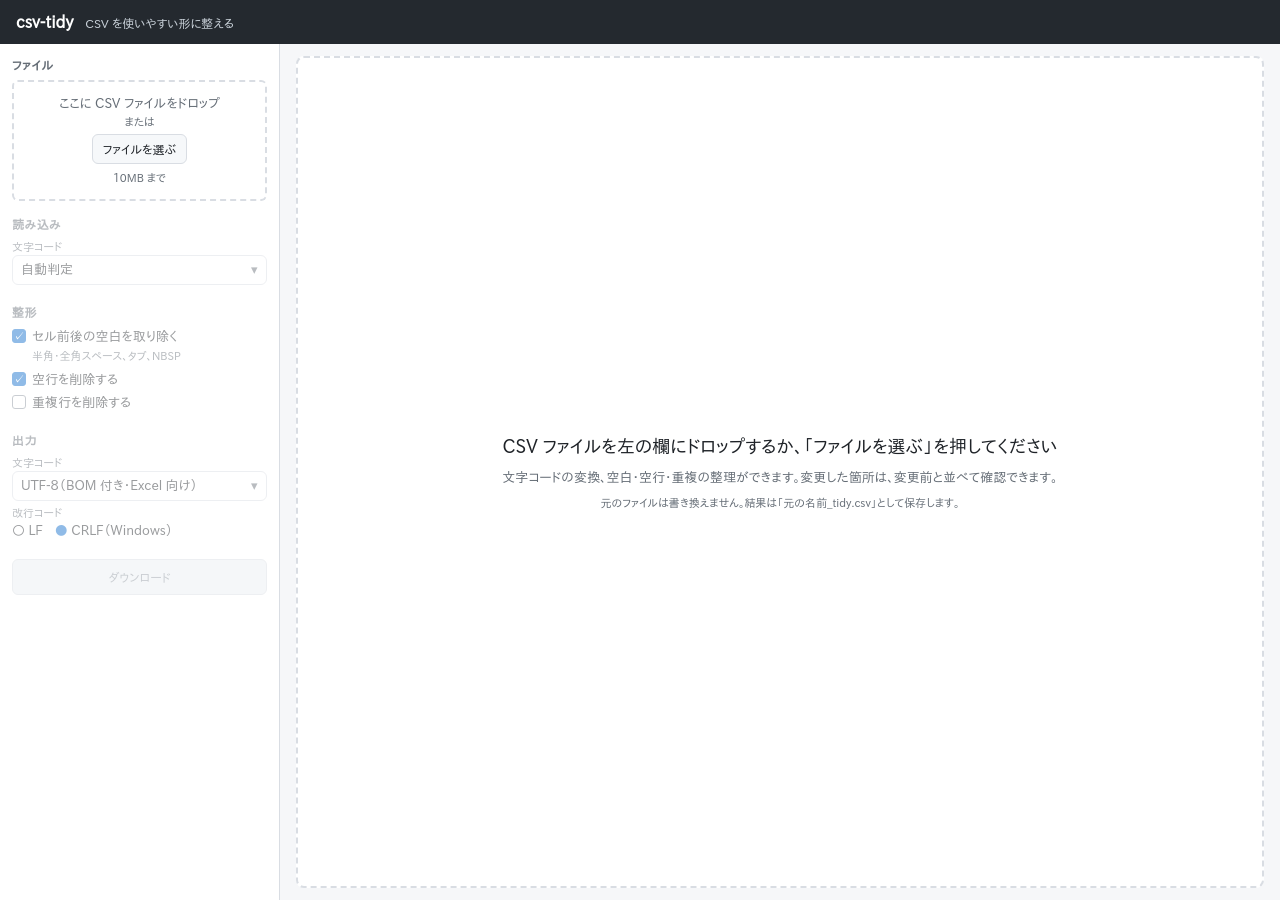
<file: docs/mockups/01-empty.html>
<!DOCTYPE html>
<html lang="ja">
<head>
<meta charset="utf-8">
<title>csv-tidy 画面の見本: 未選択</title>
<link rel="stylesheet" href="style.css">
</head>
<body>
<!-- 動かない見本。画面設計書 docs/screen-design.md の「未選択」に対応する。 -->
<div class="app">
  <header class="app-header"><h1>csv-tidy</h1><span>CSV を使いやすい形に整える</span></header>
  <aside class="sidebar">
  <section class="section">
    <h2>ファイル</h2>
    <div class="dropzone">
      <div>ここに CSV ファイルをドロップ</div>
      <div class="hint">または</div>
      <div style="margin-top:4px"><span class="button">ファイルを選ぶ</span></div>
      <div class="hint" style="margin-top:6px">10MB まで</div>
    </div>
  </section>
  <section class="section dim">
    <h2>読み込み</h2>
    <div class="field"><label>文字コード</label><div class="select">自動判定</div></div>
  </section>
  <section class="section dim">
    <h2>整形</h2>
    <div class="check"><span class="box on"></span><span>セル前後の空白を取り除く<br><span class="hint">半角・全角スペース、タブ、NBSP</span></span></div>
    <div class="check"><span class="box on"></span><span>空行を削除する</span></div>
    <div class="check"><span class="box"></span><span>重複行を削除する</span></div>
  </section>
  <section class="section dim">
    <h2>出力</h2>
    <div class="field"><label>文字コード</label><div class="select">UTF-8（BOM 付き・Excel 向け）</div></div>
    <div class="field"><label>改行コード</label><div class="radio"><span>LF</span><span class="on">CRLF（Windows）</span></div></div>
  </section>
  <section class="section dim">
<span class="button block disabled">ダウンロード</span>
  </section>
  </aside>
  <main class="main">
    <div class="empty">
      <div class="big">CSV ファイルを左の欄にドロップするか、「ファイルを選ぶ」を押してください</div>
      <div>文字コードの変換、空白・空行・重複の整理ができます。変更した箇所は、変更前と並べて確認できます。</div>
      <div class="hint">元のファイルは書き換えません。結果は「元の名前_tidy.csv」として保存します。</div>
    </div>
  </main>
</div>
</body>
</html>
</file>
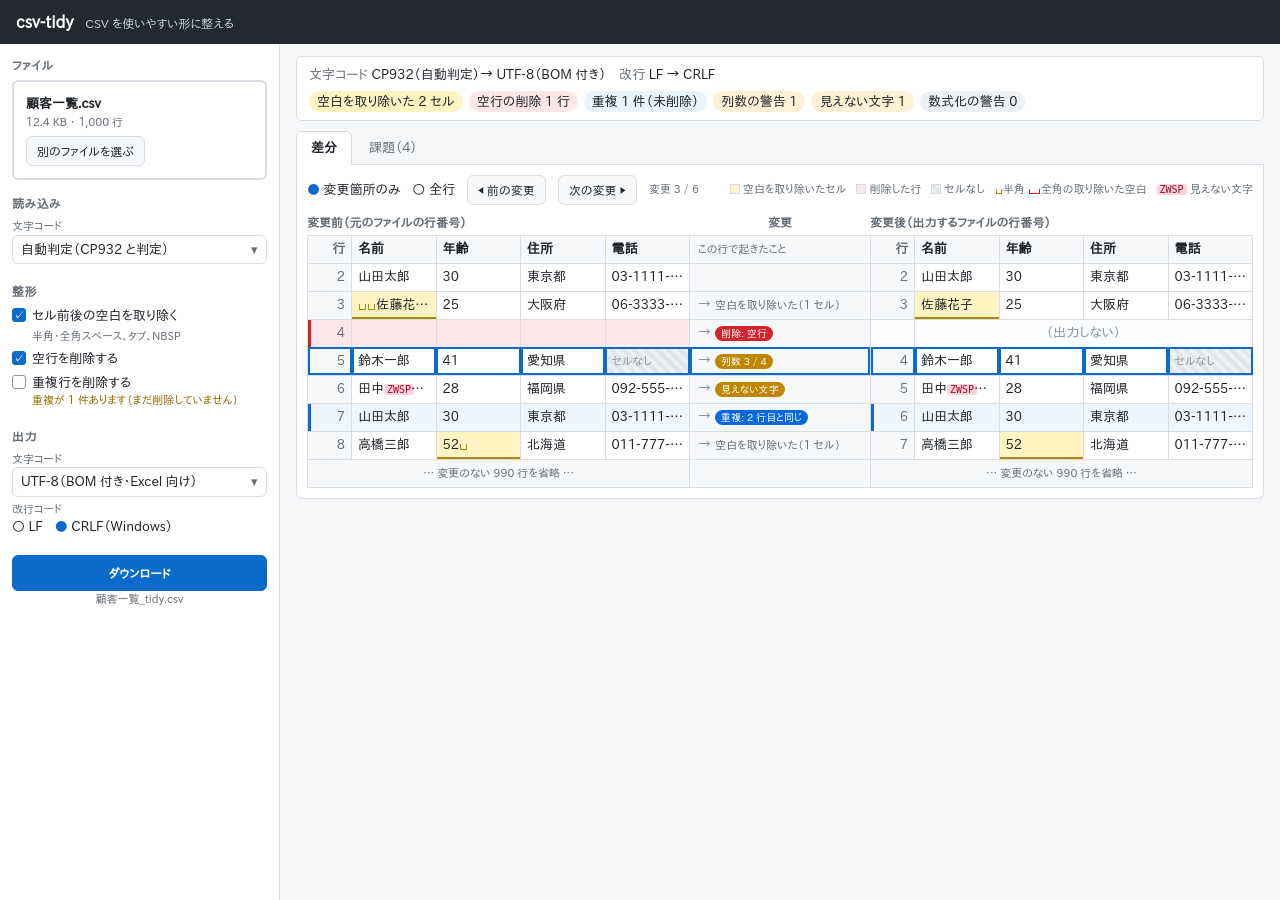
<file: docs/mockups/02-result-diff.html>
<!DOCTYPE html>
<html lang="ja">
<head>
<meta charset="utf-8">
<title>csv-tidy 画面の見本: 結果の表示中（差分タブ）</title>
<link rel="stylesheet" href="style.css">
</head>
<body>
<!-- 動かない見本。画面設計書 docs/screen-design.md の「結果の表示中（差分タブ）」に対応する。 -->
<div class="app">
  <header class="app-header"><h1>csv-tidy</h1><span>CSV を使いやすい形に整える</span></header>
  <aside class="sidebar">
  <section class="section">
    <h2>ファイル</h2>
    <div class="dropzone has-file">
      <div class="file-name">顧客一覧.csv</div>
      <div class="hint">12.4 KB ・ 1,000 行</div>
      <div style="margin-top:6px"><span class="button">別のファイルを選ぶ</span></div>
    </div>
  </section>
  <section class="section">
    <h2>読み込み</h2>
    <div class="field"><label>文字コード</label><div class="select">自動判定（CP932 と判定）</div></div>
  </section>
  <section class="section">
    <h2>整形</h2>
    <div class="check"><span class="box on"></span><span>セル前後の空白を取り除く<br><span class="hint">半角・全角スペース、タブ、NBSP</span></span></div>
    <div class="check"><span class="box on"></span><span>空行を削除する</span></div>
    <div class="check"><span class="box"></span><span>重複行を削除する<div class="hint note">重複が 1 件あります（まだ削除していません）</div></span></div>
  </section>
  <section class="section">
    <h2>出力</h2>
    <div class="field"><label>文字コード</label><div class="select">UTF-8（BOM 付き・Excel 向け）</div></div>
    <div class="field"><label>改行コード</label><div class="radio"><span>LF</span><span class="on">CRLF（Windows）</span></div></div>
  </section>
  <section class="section">
<span class="button primary block">ダウンロード</span><div class="hint" style="text-align:center">顧客一覧_tidy.csv</div>
  </section>
  </aside>
  <main class="main">
    <div class="summary">
      <div class="conv"><b>文字コード</b> CP932（自動判定）→ UTF-8（BOM 付き）　<b>改行</b> LF → CRLF</div>
      <div class="counts">
        <span class="count trimmed">空白を取り除いた 2 セル</span>
        <span class="count removed">空行の削除 1 行</span>
        <span class="count info">重複 1 件（未削除）</span>
        <span class="count warn">列数の警告 1</span>
        <span class="count warn">見えない文字 1</span>
        <span class="count">数式化の警告 0</span>
      </div>
    </div>
    <div>
    <div class="tabs"><span class="tab on">差分</span><span class="tab">課題（4）</span></div>
    <div class="panel">
      <div class="toolbar">
        <div class="radio"><span class="on">変更箇所のみ</span><span>全行</span></div>
        <span class="button">◀ 前の変更</span><span class="button">次の変更 ▶</span>
        <span class="hint">変更 3 / 6</span>
        <div class="legend">
          <span><span class="swatch" style="background:var(--trimmed)"></span>空白を取り除いたセル</span>
          <span><span class="swatch" style="background:var(--removed)"></span>削除した行</span>
          <span><span class="swatch" style="background:var(--missing)"></span>セルなし</span>
          <span><span class="ws"></span>半角 <span class="ws full"></span>全角の取り除いた空白</span>
          <span><span class="mark">ZWSP</span> 見えない文字</span>
        </div>
      </div>
      <div class="diff3">
        <div>
          <h3>変更前（元のファイルの行番号）</h3>
          <table>
            <tr><th class="ln">行</th><th>名前</th><th>年齢</th><th>住所</th><th>電話</th></tr>
            <tr><td class="ln">2</td><td>山田太郎</td><td>30</td><td>東京都</td><td>03-1111-2222</td></tr>
            <tr><td class="ln">3</td><td class="trimmed"><span class="ws"></span><span class="ws"></span>佐藤花子<span class="ws full"></span></td><td>25</td><td>大阪府</td><td>06-3333-4444</td></tr>
            <tr class="removed"><td class="ln">4</td><td></td><td></td><td></td><td></td></tr>
            <tr class="focus"><td class="ln">5</td><td>鈴木一郎</td><td>41</td><td>愛知県</td><td class="missing">セルなし</td></tr>
            <tr><td class="ln">6</td><td>田中<span class="mark">ZWSP</span>次郎</td><td>28</td><td>福岡県</td><td>092-555-6666</td></tr>
            <tr class="dup"><td class="ln">7</td><td>山田太郎</td><td>30</td><td>東京都</td><td>03-1111-2222</td></tr>
            <tr><td class="ln">8</td><td>高橋三郎</td><td class="trimmed">52<span class="ws"></span></td><td>北海道</td><td>011-777-8888</td></tr>
            <tr class="gap"><td colspan="5">… 変更のない 990 行を省略 …</td></tr>
          </table>
        </div>
        <div class="gutter">
          <h3>変更</h3>
          <table>
            <tr><th>この行で起きたこと</th></tr>
            <tr><td></td></tr>
            <tr><td><span class="arrow">→</span><span class="note-text">空白を取り除いた（1 セル）</span></td></tr>
            <tr><td><span class="arrow">→</span><span class="badge">削除: 空行</span></td></tr>
            <tr class="focus"><td><span class="arrow">→</span><span class="badge warn">列数 3 / 4</span></td></tr>
            <tr><td><span class="arrow">→</span><span class="badge warn">見えない文字</span></td></tr>
            <tr><td><span class="arrow">→</span><span class="badge dup">重複: 2 行目と同じ</span></td></tr>
            <tr><td><span class="arrow">→</span><span class="note-text">空白を取り除いた（1 セル）</span></td></tr>
            <tr class="gap"><td></td></tr>
          </table>
        </div>
        <div>
          <h3>変更後（出力するファイルの行番号）</h3>
          <table>
            <tr><th class="ln">行</th><th>名前</th><th>年齢</th><th>住所</th><th>電話</th></tr>
            <tr><td class="ln">2</td><td>山田太郎</td><td>30</td><td>東京都</td><td>03-1111-2222</td></tr>
            <tr><td class="ln">3</td><td class="trimmed">佐藤花子</td><td>25</td><td>大阪府</td><td>06-3333-4444</td></tr>
            <tr class="placeholder"><td class="ln"></td><td colspan="4">（出力しない）</td></tr>
            <tr class="focus"><td class="ln">4</td><td>鈴木一郎</td><td>41</td><td>愛知県</td><td class="missing">セルなし</td></tr>
            <tr><td class="ln">5</td><td>田中<span class="mark">ZWSP</span>次郎</td><td>28</td><td>福岡県</td><td>092-555-6666</td></tr>
            <tr class="dup"><td class="ln">6</td><td>山田太郎</td><td>30</td><td>東京都</td><td>03-1111-2222</td></tr>
            <tr><td class="ln">7</td><td>高橋三郎</td><td class="trimmed">52</td><td>北海道</td><td>011-777-8888</td></tr>
            <tr class="gap"><td colspan="5">… 変更のない 990 行を省略 …</td></tr>
          </table>
        </div>
      </div>
    </div>
    </div>
  </main>
</div>
</body>
</html>
</file>
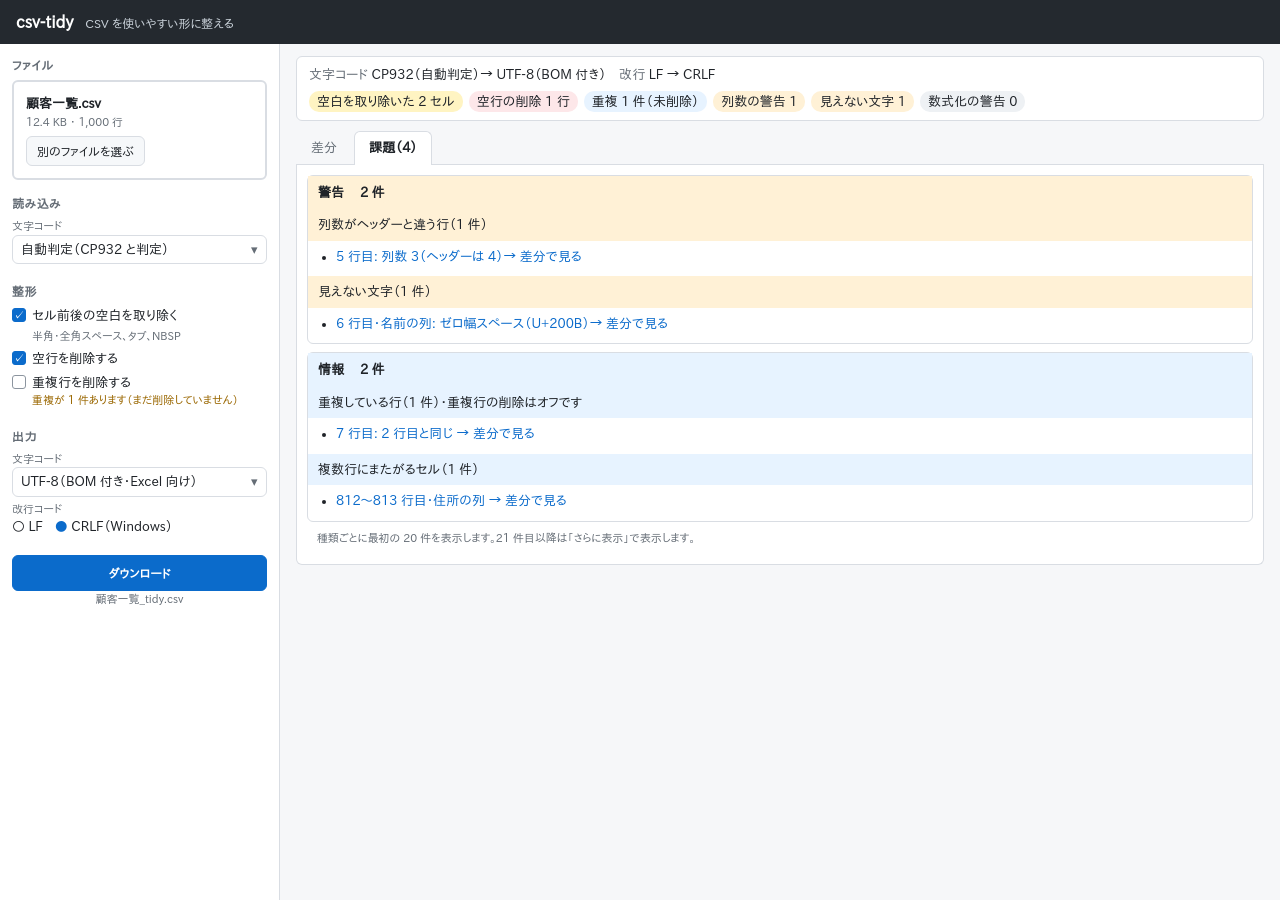
<file: docs/mockups/03-result-issues.html>
<!DOCTYPE html>
<html lang="ja">
<head>
<meta charset="utf-8">
<title>csv-tidy 画面の見本: 結果の表示中（課題タブ）</title>
<link rel="stylesheet" href="style.css">
</head>
<body>
<!-- 動かない見本。画面設計書 docs/screen-design.md の「結果の表示中（課題タブ）」に対応する。 -->
<div class="app">
  <header class="app-header"><h1>csv-tidy</h1><span>CSV を使いやすい形に整える</span></header>
  <aside class="sidebar">
  <section class="section">
    <h2>ファイル</h2>
    <div class="dropzone has-file">
      <div class="file-name">顧客一覧.csv</div>
      <div class="hint">12.4 KB ・ 1,000 行</div>
      <div style="margin-top:6px"><span class="button">別のファイルを選ぶ</span></div>
    </div>
  </section>
  <section class="section">
    <h2>読み込み</h2>
    <div class="field"><label>文字コード</label><div class="select">自動判定（CP932 と判定）</div></div>
  </section>
  <section class="section">
    <h2>整形</h2>
    <div class="check"><span class="box on"></span><span>セル前後の空白を取り除く<br><span class="hint">半角・全角スペース、タブ、NBSP</span></span></div>
    <div class="check"><span class="box on"></span><span>空行を削除する</span></div>
    <div class="check"><span class="box"></span><span>重複行を削除する<div class="hint note">重複が 1 件あります（まだ削除していません）</div></span></div>
  </section>
  <section class="section">
    <h2>出力</h2>
    <div class="field"><label>文字コード</label><div class="select">UTF-8（BOM 付き・Excel 向け）</div></div>
    <div class="field"><label>改行コード</label><div class="radio"><span>LF</span><span class="on">CRLF（Windows）</span></div></div>
  </section>
  <section class="section">
<span class="button primary block">ダウンロード</span><div class="hint" style="text-align:center">顧客一覧_tidy.csv</div>
  </section>
  </aside>
  <main class="main">
    <div class="summary">
      <div class="conv"><b>文字コード</b> CP932（自動判定）→ UTF-8（BOM 付き）　<b>改行</b> LF → CRLF</div>
      <div class="counts">
        <span class="count trimmed">空白を取り除いた 2 セル</span>
        <span class="count removed">空行の削除 1 行</span>
        <span class="count info">重複 1 件（未削除）</span>
        <span class="count warn">列数の警告 1</span>
        <span class="count warn">見えない文字 1</span>
        <span class="count">数式化の警告 0</span>
      </div>
    </div>
    <div>
    <div class="tabs"><span class="tab">差分</span><span class="tab on">課題（4）</span></div>
    <div class="panel">
      <details class="issue-group warn" open>
        <summary class="issue-head">警告<span class="count warn">2 件</span></summary>
        <div class="issue-head" style="font-weight:normal">列数がヘッダーと違う行（1 件）</div>
        <ul><li><a href="#">5 行目: 列数 3（ヘッダーは 4）→ 差分で見る</a></li></ul>
        <div class="issue-head" style="font-weight:normal">見えない文字（1 件）</div>
        <ul><li><a href="#">6 行目・名前の列: ゼロ幅スペース（U+200B）→ 差分で見る</a></li></ul>
      </details>
      <details class="issue-group info" open>
        <summary class="issue-head">情報<span class="count info">2 件</span></summary>
        <div class="issue-head" style="font-weight:normal">重複している行（1 件）・重複行の削除はオフです</div>
        <ul><li><a href="#">7 行目: 2 行目と同じ → 差分で見る</a></li></ul>
        <div class="issue-head" style="font-weight:normal">複数行にまたがるセル（1 件）</div>
        <ul><li><a href="#">812〜813 行目・住所の列 → 差分で見る</a></li></ul>
      </details>
      <div class="issue-more">種類ごとに最初の 20 件を表示します。21 件目以降は「さらに表示」で表示します。</div>
    </div>
    </div>
  </main>
</div>
</body>
</html>
</file>
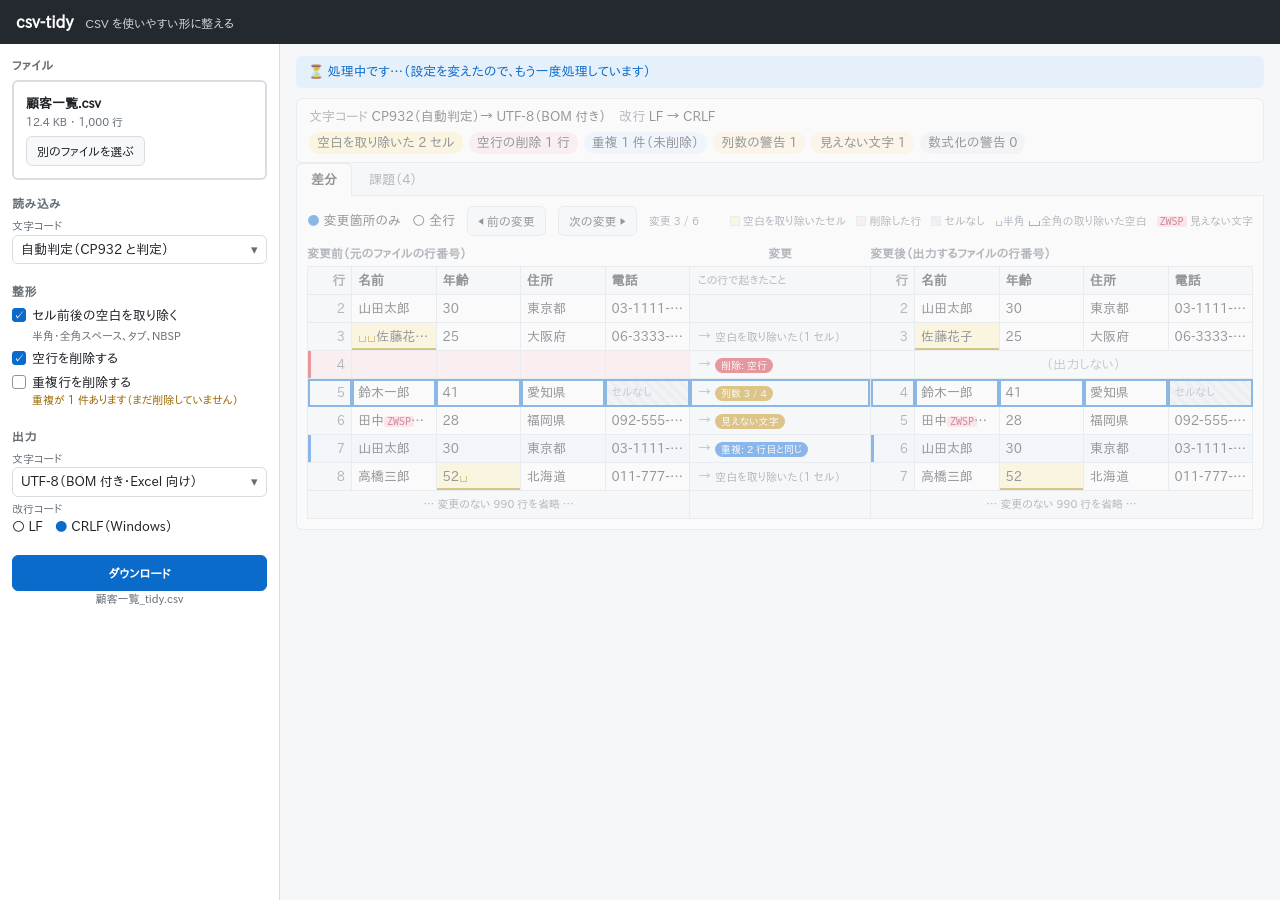
<file: docs/mockups/04-loading.html>
<!DOCTYPE html>
<html lang="ja">
<head>
<meta charset="utf-8">
<title>csv-tidy 画面の見本: 処理中</title>
<link rel="stylesheet" href="style.css">
</head>
<body>
<!-- 動かない見本。画面設計書 docs/screen-design.md の「処理中」に対応する。 -->
<div class="app">
  <header class="app-header"><h1>csv-tidy</h1><span>CSV を使いやすい形に整える</span></header>
  <aside class="sidebar">
  <section class="section">
    <h2>ファイル</h2>
    <div class="dropzone has-file">
      <div class="file-name">顧客一覧.csv</div>
      <div class="hint">12.4 KB ・ 1,000 行</div>
      <div style="margin-top:6px"><span class="button">別のファイルを選ぶ</span></div>
    </div>
  </section>
  <section class="section">
    <h2>読み込み</h2>
    <div class="field"><label>文字コード</label><div class="select">自動判定（CP932 と判定）</div></div>
  </section>
  <section class="section">
    <h2>整形</h2>
    <div class="check"><span class="box on"></span><span>セル前後の空白を取り除く<br><span class="hint">半角・全角スペース、タブ、NBSP</span></span></div>
    <div class="check"><span class="box on"></span><span>空行を削除する</span></div>
    <div class="check"><span class="box"></span><span>重複行を削除する<div class="hint note">重複が 1 件あります（まだ削除していません）</div></span></div>
  </section>
  <section class="section">
    <h2>出力</h2>
    <div class="field"><label>文字コード</label><div class="select">UTF-8（BOM 付き・Excel 向け）</div></div>
    <div class="field"><label>改行コード</label><div class="radio"><span>LF</span><span class="on">CRLF（Windows）</span></div></div>
  </section>
  <section class="section">
<span class="button primary block">ダウンロード</span><div class="hint" style="text-align:center">顧客一覧_tidy.csv</div>
  </section>
  </aside>
  <main class="main">
    <div class="loading">⏳ 処理中です…（設定を変えたので、もう一度処理しています）</div>
    <div class="dim">
    <div class="summary">
      <div class="conv"><b>文字コード</b> CP932（自動判定）→ UTF-8（BOM 付き）　<b>改行</b> LF → CRLF</div>
      <div class="counts">
        <span class="count trimmed">空白を取り除いた 2 セル</span>
        <span class="count removed">空行の削除 1 行</span>
        <span class="count info">重複 1 件（未削除）</span>
        <span class="count warn">列数の警告 1</span>
        <span class="count warn">見えない文字 1</span>
        <span class="count">数式化の警告 0</span>
      </div>
    </div>
    <div>
    <div class="tabs"><span class="tab on">差分</span><span class="tab">課題（4）</span></div>
    <div class="panel">
      <div class="toolbar">
        <div class="radio"><span class="on">変更箇所のみ</span><span>全行</span></div>
        <span class="button">◀ 前の変更</span><span class="button">次の変更 ▶</span>
        <span class="hint">変更 3 / 6</span>
        <div class="legend">
          <span><span class="swatch" style="background:var(--trimmed)"></span>空白を取り除いたセル</span>
          <span><span class="swatch" style="background:var(--removed)"></span>削除した行</span>
          <span><span class="swatch" style="background:var(--missing)"></span>セルなし</span>
          <span><span class="ws"></span>半角 <span class="ws full"></span>全角の取り除いた空白</span>
          <span><span class="mark">ZWSP</span> 見えない文字</span>
        </div>
      </div>
      <div class="diff3">
        <div>
          <h3>変更前（元のファイルの行番号）</h3>
          <table>
            <tr><th class="ln">行</th><th>名前</th><th>年齢</th><th>住所</th><th>電話</th></tr>
            <tr><td class="ln">2</td><td>山田太郎</td><td>30</td><td>東京都</td><td>03-1111-2222</td></tr>
            <tr><td class="ln">3</td><td class="trimmed"><span class="ws"></span><span class="ws"></span>佐藤花子<span class="ws full"></span></td><td>25</td><td>大阪府</td><td>06-3333-4444</td></tr>
            <tr class="removed"><td class="ln">4</td><td></td><td></td><td></td><td></td></tr>
            <tr class="focus"><td class="ln">5</td><td>鈴木一郎</td><td>41</td><td>愛知県</td><td class="missing">セルなし</td></tr>
            <tr><td class="ln">6</td><td>田中<span class="mark">ZWSP</span>次郎</td><td>28</td><td>福岡県</td><td>092-555-6666</td></tr>
            <tr class="dup"><td class="ln">7</td><td>山田太郎</td><td>30</td><td>東京都</td><td>03-1111-2222</td></tr>
            <tr><td class="ln">8</td><td>高橋三郎</td><td class="trimmed">52<span class="ws"></span></td><td>北海道</td><td>011-777-8888</td></tr>
            <tr class="gap"><td colspan="5">… 変更のない 990 行を省略 …</td></tr>
          </table>
        </div>
        <div class="gutter">
          <h3>変更</h3>
          <table>
            <tr><th>この行で起きたこと</th></tr>
            <tr><td></td></tr>
            <tr><td><span class="arrow">→</span><span class="note-text">空白を取り除いた（1 セル）</span></td></tr>
            <tr><td><span class="arrow">→</span><span class="badge">削除: 空行</span></td></tr>
            <tr class="focus"><td><span class="arrow">→</span><span class="badge warn">列数 3 / 4</span></td></tr>
            <tr><td><span class="arrow">→</span><span class="badge warn">見えない文字</span></td></tr>
            <tr><td><span class="arrow">→</span><span class="badge dup">重複: 2 行目と同じ</span></td></tr>
            <tr><td><span class="arrow">→</span><span class="note-text">空白を取り除いた（1 セル）</span></td></tr>
            <tr class="gap"><td></td></tr>
          </table>
        </div>
        <div>
          <h3>変更後（出力するファイルの行番号）</h3>
          <table>
            <tr><th class="ln">行</th><th>名前</th><th>年齢</th><th>住所</th><th>電話</th></tr>
            <tr><td class="ln">2</td><td>山田太郎</td><td>30</td><td>東京都</td><td>03-1111-2222</td></tr>
            <tr><td class="ln">3</td><td class="trimmed">佐藤花子</td><td>25</td><td>大阪府</td><td>06-3333-4444</td></tr>
            <tr class="placeholder"><td class="ln"></td><td colspan="4">（出力しない）</td></tr>
            <tr class="focus"><td class="ln">4</td><td>鈴木一郎</td><td>41</td><td>愛知県</td><td class="missing">セルなし</td></tr>
            <tr><td class="ln">5</td><td>田中<span class="mark">ZWSP</span>次郎</td><td>28</td><td>福岡県</td><td>092-555-6666</td></tr>
            <tr class="dup"><td class="ln">6</td><td>山田太郎</td><td>30</td><td>東京都</td><td>03-1111-2222</td></tr>
            <tr><td class="ln">7</td><td>高橋三郎</td><td class="trimmed">52</td><td>北海道</td><td>011-777-8888</td></tr>
            <tr class="gap"><td colspan="5">… 変更のない 990 行を省略 …</td></tr>
          </table>
        </div>
      </div>
    </div>
    </div>
    </div>
  </main>
</div>
</body>
</html>
</file>
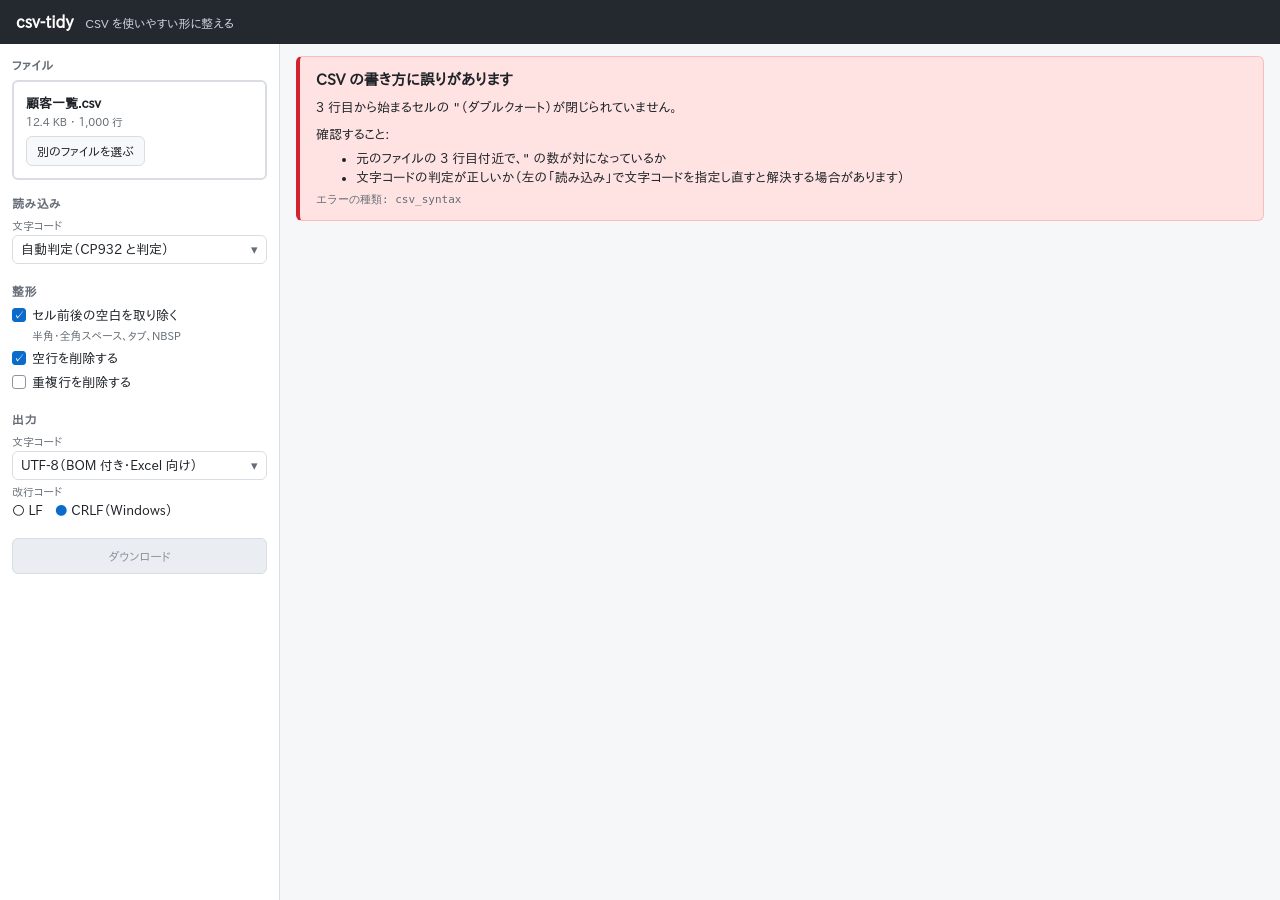
<file: docs/mockups/05-error.html>
<!DOCTYPE html>
<html lang="ja">
<head>
<meta charset="utf-8">
<title>csv-tidy 画面の見本: エラーの表示中</title>
<link rel="stylesheet" href="style.css">
</head>
<body>
<!-- 動かない見本。画面設計書 docs/screen-design.md の「エラーの表示中」に対応する。 -->
<div class="app">
  <header class="app-header"><h1>csv-tidy</h1><span>CSV を使いやすい形に整える</span></header>
  <aside class="sidebar">
  <section class="section">
    <h2>ファイル</h2>
    <div class="dropzone has-file">
      <div class="file-name">顧客一覧.csv</div>
      <div class="hint">12.4 KB ・ 1,000 行</div>
      <div style="margin-top:6px"><span class="button">別のファイルを選ぶ</span></div>
    </div>
  </section>
  <section class="section">
    <h2>読み込み</h2>
    <div class="field"><label>文字コード</label><div class="select">自動判定（CP932 と判定）</div></div>
  </section>
  <section class="section">
    <h2>整形</h2>
    <div class="check"><span class="box on"></span><span>セル前後の空白を取り除く<br><span class="hint">半角・全角スペース、タブ、NBSP</span></span></div>
    <div class="check"><span class="box on"></span><span>空行を削除する</span></div>
    <div class="check"><span class="box"></span><span>重複行を削除する</span></div>
  </section>
  <section class="section">
    <h2>出力</h2>
    <div class="field"><label>文字コード</label><div class="select">UTF-8（BOM 付き・Excel 向け）</div></div>
    <div class="field"><label>改行コード</label><div class="radio"><span>LF</span><span class="on">CRLF（Windows）</span></div></div>
  </section>
  <section class="section">
<span class="button block disabled">ダウンロード</span>
  </section>
  </aside>
  <main class="main">
    <div class="error-box">
      <h2>CSV の書き方に誤りがあります</h2>
      <div>3 行目から始まるセルの <code>"</code>（ダブルクォート）が閉じられていません。</div>
      <div style="margin-top:8px">確認すること:</div>
      <ul style="margin:4px 0">
        <li>元のファイルの 3 行目付近で、<code>"</code> の数が対になっているか</li>
        <li>文字コードの判定が正しいか（左の「読み込み」で文字コードを指定し直すと解決する場合があります）</li>
      </ul>
      <div class="code">エラーの種類: csv_syntax</div>
    </div>
  </main>
</div>
</body>
</html>
</file>
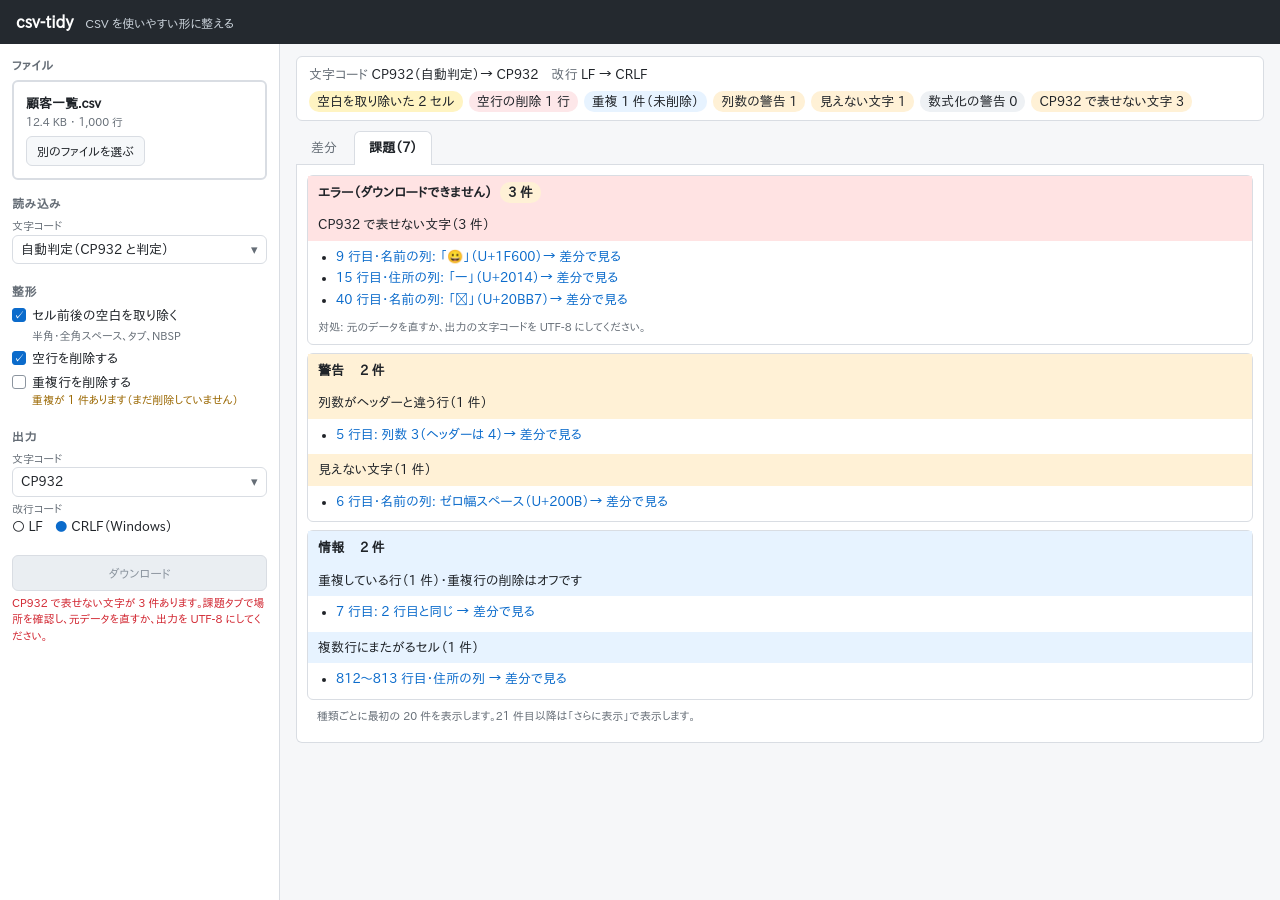
<file: docs/mockups/06-unencodable.html>
<!DOCTYPE html>
<html lang="ja">
<head>
<meta charset="utf-8">
<title>csv-tidy 画面の見本: ダウンロードできない状態</title>
<link rel="stylesheet" href="style.css">
</head>
<body>
<!-- 動かない見本。画面設計書 docs/screen-design.md の「ダウンロードできない状態」に対応する。 -->
<div class="app">
  <header class="app-header"><h1>csv-tidy</h1><span>CSV を使いやすい形に整える</span></header>
  <aside class="sidebar">
  <section class="section">
    <h2>ファイル</h2>
    <div class="dropzone has-file">
      <div class="file-name">顧客一覧.csv</div>
      <div class="hint">12.4 KB ・ 1,000 行</div>
      <div style="margin-top:6px"><span class="button">別のファイルを選ぶ</span></div>
    </div>
  </section>
  <section class="section">
    <h2>読み込み</h2>
    <div class="field"><label>文字コード</label><div class="select">自動判定（CP932 と判定）</div></div>
  </section>
  <section class="section">
    <h2>整形</h2>
    <div class="check"><span class="box on"></span><span>セル前後の空白を取り除く<br><span class="hint">半角・全角スペース、タブ、NBSP</span></span></div>
    <div class="check"><span class="box on"></span><span>空行を削除する</span></div>
    <div class="check"><span class="box"></span><span>重複行を削除する<div class="hint note">重複が 1 件あります（まだ削除していません）</div></span></div>
  </section>
  <section class="section">
    <h2>出力</h2>
    <div class="field"><label>文字コード</label><div class="select">CP932</div></div>
    <div class="field"><label>改行コード</label><div class="radio"><span>LF</span><span class="on">CRLF（Windows）</span></div></div>
  </section>
  <section class="section">
<span class="button block disabled">ダウンロード</span><div class="export-reason">CP932 で表せない文字が 3 件あります。課題タブで場所を確認し、元データを直すか、出力を UTF-8 にしてください。</div>
  </section>
  </aside>
  <main class="main">
    <div class="summary">
      <div class="conv"><b>文字コード</b> CP932（自動判定）→ CP932　<b>改行</b> LF → CRLF</div>
      <div class="counts">
        <span class="count trimmed">空白を取り除いた 2 セル</span>
        <span class="count removed">空行の削除 1 行</span>
        <span class="count info">重複 1 件（未削除）</span>
        <span class="count warn">列数の警告 1</span>
        <span class="count warn">見えない文字 1</span>
        <span class="count">数式化の警告 0</span><span class="count warn">CP932 で表せない文字 3</span>
      </div>
    </div>
    <div>
    <div class="tabs"><span class="tab">差分</span><span class="tab on">課題（7）</span></div>
    <div class="panel">
      <details class="issue-group error" open>
        <summary class="issue-head">エラー（ダウンロードできません）<span class="count warn">3 件</span></summary>
        <div class="issue-head" style="font-weight:normal">CP932 で表せない文字（3 件）</div>
        <ul>
          <li><a href="#">9 行目・名前の列: 「😀」（U+1F600）→ 差分で見る</a></li>
          <li><a href="#">15 行目・住所の列: 「—」（U+2014）→ 差分で見る</a></li>
          <li><a href="#">40 行目・名前の列: 「𠮷」（U+20BB7）→ 差分で見る</a></li>
        </ul>
        <div class="issue-more">対処: 元のデータを直すか、出力の文字コードを UTF-8 にしてください。</div>
      </details>
      <details class="issue-group warn" open>
        <summary class="issue-head">警告<span class="count warn">2 件</span></summary>
        <div class="issue-head" style="font-weight:normal">列数がヘッダーと違う行（1 件）</div>
        <ul><li><a href="#">5 行目: 列数 3（ヘッダーは 4）→ 差分で見る</a></li></ul>
        <div class="issue-head" style="font-weight:normal">見えない文字（1 件）</div>
        <ul><li><a href="#">6 行目・名前の列: ゼロ幅スペース（U+200B）→ 差分で見る</a></li></ul>
      </details>
      <details class="issue-group info" open>
        <summary class="issue-head">情報<span class="count info">2 件</span></summary>
        <div class="issue-head" style="font-weight:normal">重複している行（1 件）・重複行の削除はオフです</div>
        <ul><li><a href="#">7 行目: 2 行目と同じ → 差分で見る</a></li></ul>
        <div class="issue-head" style="font-weight:normal">複数行にまたがるセル（1 件）</div>
        <ul><li><a href="#">812〜813 行目・住所の列 → 差分で見る</a></li></ul>
      </details>
      <div class="issue-more">種類ごとに最初の 20 件を表示します。21 件目以降は「さらに表示」で表示します。</div>
    </div>
    </div>
  </main>
</div>
</body>
</html>
</file>
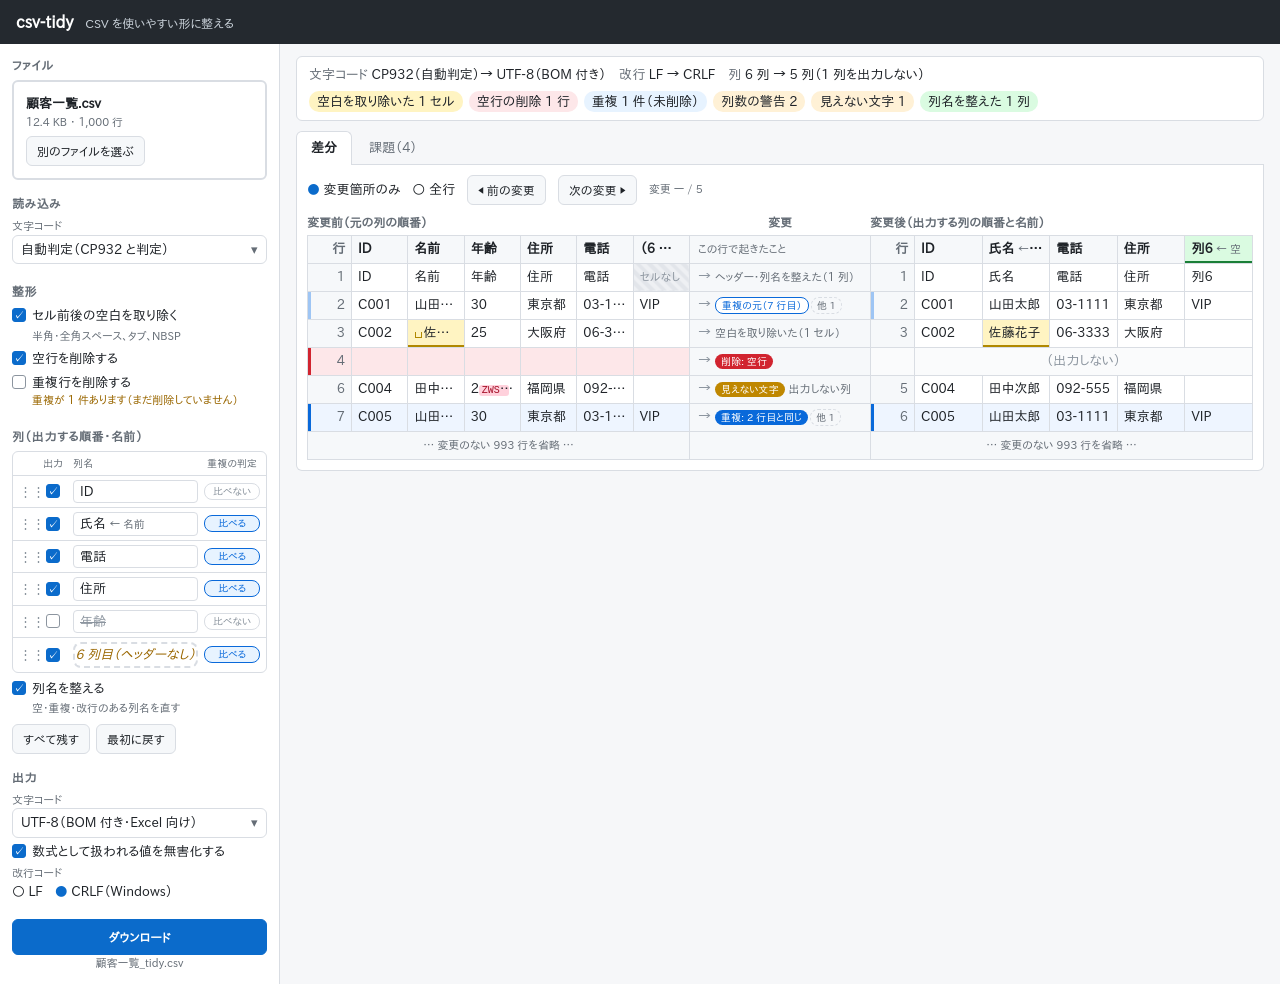
<file: docs/mockups/07-v0.2-columns.html>
<!DOCTYPE html>
<html lang="ja">
<head>
<meta charset="utf-8">
<title>csv-tidy 画面の見本: v0.2 列の操作</title>
<link rel="stylesheet" href="style.css">
</head>
<body>
<!-- 動かない見本。画面設計書 docs/screen-design.md の「v0.2 列の操作」に対応する（B 改。2026-10-06 に開発者が選択）。 -->
<div class="app">
  <header class="app-header"><h1>csv-tidy</h1><span>CSV を使いやすい形に整える</span></header>
  <aside class="sidebar">
  <section class="section">
    <h2>ファイル</h2>
    <div class="dropzone has-file">
      <div class="file-name">顧客一覧.csv</div>
      <div class="hint">12.4 KB ・ 1,000 行</div>
      <div style="margin-top:6px"><span class="button">別のファイルを選ぶ</span></div>
    </div>
  </section>
  <section class="section">
    <h2>読み込み</h2>
    <div class="field"><label>文字コード</label><div class="select">自動判定（CP932 と判定）</div></div>
  </section>
  <section class="section">
    <h2>整形</h2>
    <div class="check"><span class="box on"></span><span>セル前後の空白を取り除く<br><span class="hint">半角・全角スペース、タブ、NBSP</span></span></div>
    <div class="check"><span class="box on"></span><span>空行を削除する</span></div>
    <div class="check"><span class="box"></span><span>重複行を削除する<div class="hint note">重複が 1 件あります（まだ削除していません）</div></span></div>
  </section>
  <section class="section">
    <h2>列（出力する順番・名前）</h2>
    <div class="columns">
      <div class="col-head"><span></span><span class="c">出力</span><span>列名</span><span class="c">重複の判定</span></div>
      <div class="col-row2"><span class="handle">⋮⋮</span><span class="box on"></span><span class="name">ID</span><span class="chip">比べない</span></div>
      <div class="col-row2"><span class="handle">⋮⋮</span><span class="box on"></span><span class="name">氏名 <small>← 名前</small></span><span class="chip on">比べる</span></div>
      <div class="col-row2"><span class="handle">⋮⋮</span><span class="box on"></span><span class="name">電話</span><span class="chip on">比べる</span></div>
      <div class="col-row2"><span class="handle">⋮⋮</span><span class="box on"></span><span class="name">住所</span><span class="chip on">比べる</span></div>
      <div class="col-row2 off"><span class="handle">⋮⋮</span><span class="box"></span><span class="name">年齢</span><span class="chip">比べない</span></div>
      <div class="col-row2"><span class="handle">⋮⋮</span><span class="box on"></span><span class="name empty">6 列目（ヘッダーなし）</span><span class="chip on">比べる</span></div>
    </div>
    <div class="check" style="margin-top:6px"><span class="box on"></span><span>列名を整える<br><span class="hint">空・重複・改行のある列名を直す</span></span></div>
    <div class="col-actions"><span class="button">すべて残す</span><span class="button">最初に戻す</span></div>
  </section>
  <section class="section">
    <h2>出力</h2>
    <div class="field"><label>文字コード</label><div class="select">UTF-8（BOM 付き・Excel 向け）</div></div>
    <div class="check"><span class="box on"></span><span>数式として扱われる値を無害化する</span></div>
    <div class="field"><label>改行コード</label><div class="radio"><span>LF</span><span class="on">CRLF（Windows）</span></div></div>
  </section>
  <section class="section">
<span class="button primary block">ダウンロード</span><div class="hint" style="text-align:center">顧客一覧_tidy.csv</div>
  </section>
  </aside>
  <main class="main">
    <div class="summary">
      <div class="conv"><b>文字コード</b> CP932（自動判定）→ UTF-8（BOM 付き）　<b>改行</b> LF → CRLF　<b>列</b> 6 列 → 5 列（1 列を出力しない）</div>
      <div class="counts">
        <span class="count trimmed">空白を取り除いた 1 セル</span>
        <span class="count removed">空行の削除 1 行</span>
        <span class="count info">重複 1 件（未削除）</span>
        <span class="count warn">列数の警告 2</span>
        <span class="count warn">見えない文字 1</span>
        <span class="count" style="background:#dafbe1">列名を整えた 1 列</span>
      </div>
    </div>
    <div>
    <div class="tabs"><span class="tab on">差分</span><span class="tab">課題（4）</span></div>
    <div class="panel">
      <div class="toolbar">
        <div class="radio"><span class="on">変更箇所のみ</span><span>全行</span></div>
        <span class="button">◀ 前の変更</span><span class="button">次の変更 ▶</span>
        <span class="hint">変更 ― / 5</span>
      </div>
      <div class="diff3">
        <div>
          <h3>変更前（元の列の順番）</h3>
          <table>
            <tr><th class="ln">行</th><th>ID</th><th>名前</th><th>年齢</th><th>住所</th><th>電話</th><th>（6 列目）</th></tr>
            <tr><td class="ln">1</td><td>ID</td><td>名前</td><td>年齢</td><td>住所</td><td>電話</td><td class="missing">セルなし</td></tr>
            <tr class="dup-origin"><td class="ln">2</td><td>C001</td><td>山田太郎</td><td>30</td><td>東京都</td><td>03-1111</td><td>VIP</td></tr>
            <tr><td class="ln">3</td><td>C002</td><td class="trimmed"><span class="ws"></span>佐藤花子</td><td>25</td><td>大阪府</td><td>06-3333</td><td></td></tr>
            <tr class="removed"><td class="ln">4</td><td></td><td></td><td></td><td></td><td></td><td></td></tr>
            <tr><td class="ln">6</td><td>C004</td><td>田中次郎</td><td>2<span class="mark">ZWSP</span>8</td><td>福岡県</td><td>092-555</td><td></td></tr>
            <tr class="dup"><td class="ln">7</td><td>C005</td><td>山田太郎</td><td>30</td><td>東京都</td><td>03-1111</td><td>VIP</td></tr>
            <tr class="gap"><td colspan="7">… 変更のない 993 行を省略 …</td></tr>
          </table>
        </div>
        <div class="gutter">
          <h3>変更</h3>
          <table>
            <tr><th>この行で起きたこと</th></tr>
            <tr><td><span class="arrow">→</span><span class="note-text">ヘッダー・列名を整えた（1 列）</span></td></tr>
            <tr><td><span class="arrow">→</span><span class="badge origin">重複の元（7 行目）</span><span class="more">他 1</span></td></tr>
            <tr><td><span class="arrow">→</span><span class="note-text">空白を取り除いた（1 セル）</span></td></tr>
            <tr><td><span class="arrow">→</span><span class="badge">削除: 空行</span></td></tr>
            <tr><td><span class="arrow">→</span><span class="badge warn">見えない文字</span><span class="off-col">出力しない列</span></td></tr>
            <tr><td><span class="arrow">→</span><span class="badge dup">重複: 2 行目と同じ</span><span class="more">他 1</span></td></tr>
            <tr class="gap"><td></td></tr>
          </table>
        </div>
        <div>
          <h3>変更後（出力する列の順番と名前）</h3>
          <table>
            <tr><th class="ln">行</th><th>ID</th><th>氏名 <span class="orig">← 名前</span></th><th>電話</th><th>住所</th><th class="fixed-name">列6 <span class="orig">← 空</span></th></tr>
            <tr><td class="ln">1</td><td>ID</td><td>氏名</td><td>電話</td><td>住所</td><td>列6</td></tr>
            <tr class="dup-origin"><td class="ln">2</td><td>C001</td><td>山田太郎</td><td>03-1111</td><td>東京都</td><td>VIP</td></tr>
            <tr><td class="ln">3</td><td>C002</td><td class="trimmed">佐藤花子</td><td>06-3333</td><td>大阪府</td><td></td></tr>
            <tr class="placeholder"><td class="ln"></td><td colspan="5">（出力しない）</td></tr>
            <tr><td class="ln">5</td><td>C004</td><td>田中次郎</td><td>092-555</td><td>福岡県</td><td></td></tr>
            <tr class="dup"><td class="ln">6</td><td>C005</td><td>山田太郎</td><td>03-1111</td><td>東京都</td><td>VIP</td></tr>
            <tr class="gap"><td colspan="6">… 変更のない 993 行を省略 …</td></tr>
          </table>
        </div>
      </div>
    </div>
    </div>
  </main>
</div>
</body>
</html>
</file>
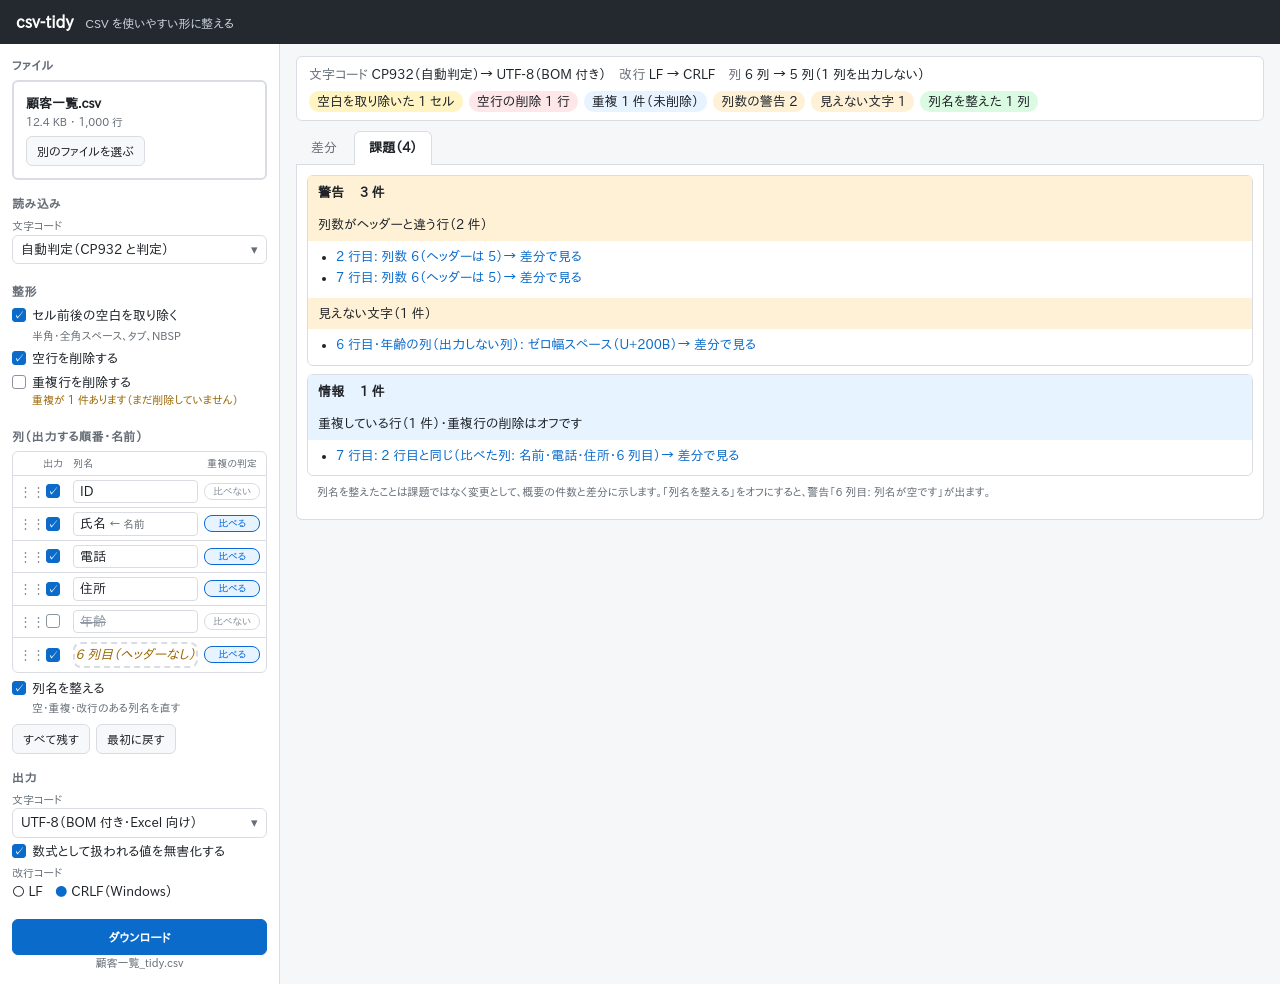
<file: docs/mockups/08-v0.2-issues.html>
<!DOCTYPE html>
<html lang="ja">
<head>
<meta charset="utf-8">
<title>csv-tidy 画面の見本: v0.2 課題の一覧</title>
<link rel="stylesheet" href="style.css">
</head>
<body>
<!-- 動かない見本。画面設計書 docs/screen-design.md の「v0.2 列の操作」の課題タブに対応する。 -->
<div class="app">
  <header class="app-header"><h1>csv-tidy</h1><span>CSV を使いやすい形に整える</span></header>
  <aside class="sidebar">
  <section class="section">
    <h2>ファイル</h2>
    <div class="dropzone has-file">
      <div class="file-name">顧客一覧.csv</div>
      <div class="hint">12.4 KB ・ 1,000 行</div>
      <div style="margin-top:6px"><span class="button">別のファイルを選ぶ</span></div>
    </div>
  </section>
  <section class="section">
    <h2>読み込み</h2>
    <div class="field"><label>文字コード</label><div class="select">自動判定（CP932 と判定）</div></div>
  </section>
  <section class="section">
    <h2>整形</h2>
    <div class="check"><span class="box on"></span><span>セル前後の空白を取り除く<br><span class="hint">半角・全角スペース、タブ、NBSP</span></span></div>
    <div class="check"><span class="box on"></span><span>空行を削除する</span></div>
    <div class="check"><span class="box"></span><span>重複行を削除する<div class="hint note">重複が 1 件あります（まだ削除していません）</div></span></div>
  </section>
  <section class="section">
    <h2>列（出力する順番・名前）</h2>
    <div class="columns">
      <div class="col-head"><span></span><span class="c">出力</span><span>列名</span><span class="c">重複の判定</span></div>
      <div class="col-row2"><span class="handle">⋮⋮</span><span class="box on"></span><span class="name">ID</span><span class="chip">比べない</span></div>
      <div class="col-row2"><span class="handle">⋮⋮</span><span class="box on"></span><span class="name">氏名 <small>← 名前</small></span><span class="chip on">比べる</span></div>
      <div class="col-row2"><span class="handle">⋮⋮</span><span class="box on"></span><span class="name">電話</span><span class="chip on">比べる</span></div>
      <div class="col-row2"><span class="handle">⋮⋮</span><span class="box on"></span><span class="name">住所</span><span class="chip on">比べる</span></div>
      <div class="col-row2 off"><span class="handle">⋮⋮</span><span class="box"></span><span class="name">年齢</span><span class="chip">比べない</span></div>
      <div class="col-row2"><span class="handle">⋮⋮</span><span class="box on"></span><span class="name empty">6 列目（ヘッダーなし）</span><span class="chip on">比べる</span></div>
    </div>
    <div class="check" style="margin-top:6px"><span class="box on"></span><span>列名を整える<br><span class="hint">空・重複・改行のある列名を直す</span></span></div>
    <div class="col-actions"><span class="button">すべて残す</span><span class="button">最初に戻す</span></div>
  </section>
  <section class="section">
    <h2>出力</h2>
    <div class="field"><label>文字コード</label><div class="select">UTF-8（BOM 付き・Excel 向け）</div></div>
    <div class="check"><span class="box on"></span><span>数式として扱われる値を無害化する</span></div>
    <div class="field"><label>改行コード</label><div class="radio"><span>LF</span><span class="on">CRLF（Windows）</span></div></div>
  </section>
  <section class="section">
<span class="button primary block">ダウンロード</span><div class="hint" style="text-align:center">顧客一覧_tidy.csv</div>
  </section>
  </aside>
  <main class="main">
    <div class="summary">
      <div class="conv"><b>文字コード</b> CP932（自動判定）→ UTF-8（BOM 付き）　<b>改行</b> LF → CRLF　<b>列</b> 6 列 → 5 列（1 列を出力しない）</div>
      <div class="counts">
        <span class="count trimmed">空白を取り除いた 1 セル</span>
        <span class="count removed">空行の削除 1 行</span>
        <span class="count info">重複 1 件（未削除）</span>
        <span class="count warn">列数の警告 2</span>
        <span class="count warn">見えない文字 1</span>
        <span class="count" style="background:#dafbe1">列名を整えた 1 列</span>
      </div>
    </div>
    <div>
    <div class="tabs"><span class="tab">差分</span><span class="tab on">課題（4）</span></div>
    <div class="panel">
      <details class="issue-group warn" open>
        <summary class="issue-head">警告<span class="count warn">3 件</span></summary>
        <div class="issue-head" style="font-weight:normal">列数がヘッダーと違う行（2 件）</div>
        <ul>
          <li><a href="#">2 行目: 列数 6（ヘッダーは 5）→ 差分で見る</a></li>
          <li><a href="#">7 行目: 列数 6（ヘッダーは 5）→ 差分で見る</a></li>
        </ul>
        <div class="issue-head" style="font-weight:normal">見えない文字（1 件）</div>
        <ul><li><a href="#">6 行目・年齢の列（出力しない列）: ゼロ幅スペース（U+200B）→ 差分で見る</a></li></ul>
      </details>
      <details class="issue-group info" open>
        <summary class="issue-head">情報<span class="count info">1 件</span></summary>
        <div class="issue-head" style="font-weight:normal">重複している行（1 件）・重複行の削除はオフです</div>
        <ul><li><a href="#">7 行目: 2 行目と同じ（比べた列: 名前・電話・住所・6 列目）→ 差分で見る</a></li></ul>
      </details>
      <div class="issue-more">列名を整えたことは課題ではなく変更として、概要の件数と差分に示します。「列名を整える」をオフにすると、警告「6 列目: 列名が空です」が出ます。</div>
    </div>
    </div>
  </main>
</div>
</body>
</html>
</file>
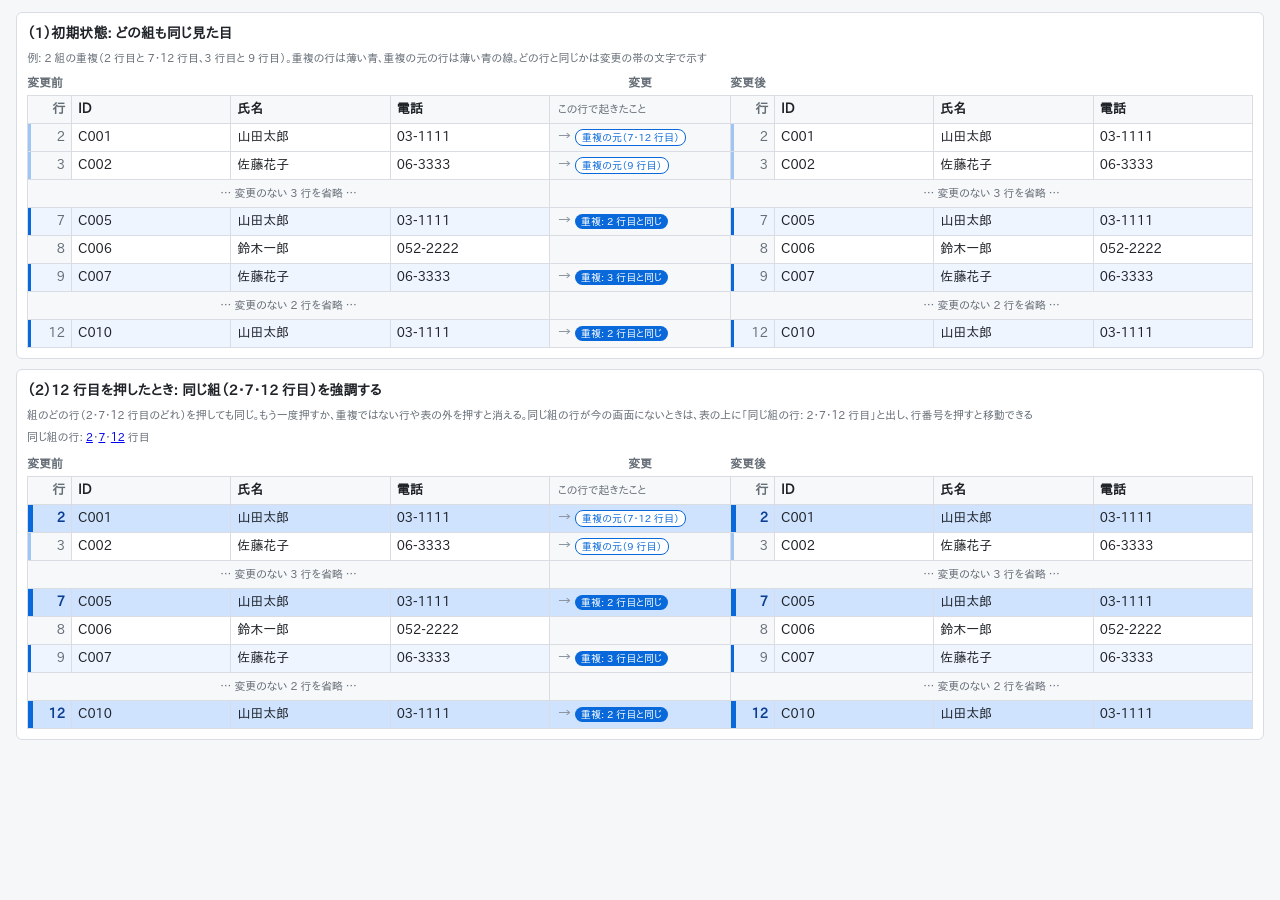
<file: docs/mockups/10-v0.2-duplicates.html>
<!DOCTYPE html>
<html lang="ja">
<head>
<meta charset="utf-8">
<title>csv-tidy 画面の見本: 重複の組の示し方</title>
<link rel="stylesheet" href="style.css">
</head>
<body>
<!-- 動かない見本。画面設計書 docs/screen-design.md の 4.3「重複の示し方」に対応する（作業15 で追加）。 -->
<main class="main">
  <div class="panel" style="border-top:1px solid var(--line);border-radius:6px">
    <h2 style="font-size:14px;margin:0 0 6px">（1）初期状態: どの組も同じ見た目</h2>
    <div class="hint" style="margin-bottom:6px">例: 2 組の重複（2 行目と 7・12 行目、3 行目と 9 行目）。重複の行は薄い青、重複の元の行は薄い青の線。どの行と同じかは変更の帯の文字で示す</div>
    <div class="diff3">
  <div><h3>変更前</h3><table><tr><th class="ln">行</th><th>ID</th><th>氏名</th><th>電話</th></tr><tr class="dup-origin"><td class="ln">2</td><td>C001</td><td>山田太郎</td><td>03-1111</td></tr><tr class="dup-origin"><td class="ln">3</td><td>C002</td><td>佐藤花子</td><td>06-3333</td></tr><tr class="gap"><td colspan="4">… 変更のない 3 行を省略 …</td></tr><tr class="dup"><td class="ln">7</td><td>C005</td><td>山田太郎</td><td>03-1111</td></tr><tr class=""><td class="ln">8</td><td>C006</td><td>鈴木一郎</td><td>052-2222</td></tr><tr class="dup"><td class="ln">9</td><td>C007</td><td>佐藤花子</td><td>06-3333</td></tr><tr class="gap"><td colspan="4">… 変更のない 2 行を省略 …</td></tr><tr class="dup"><td class="ln">12</td><td>C010</td><td>山田太郎</td><td>03-1111</td></tr></table></div>
  <div class="gutter"><h3>変更</h3><table><tr><th>この行で起きたこと</th></tr><tr class=""><td><span class="arrow">→</span><span class="badge origin">重複の元（7・12 行目）</span></td></tr><tr class=""><td><span class="arrow">→</span><span class="badge origin">重複の元（9 行目）</span></td></tr><tr class="gap"><td></td></tr><tr class=""><td><span class="arrow">→</span><span class="badge dup">重複: 2 行目と同じ</span></td></tr><tr class=""><td></td></tr><tr class=""><td><span class="arrow">→</span><span class="badge dup">重複: 3 行目と同じ</span></td></tr><tr class="gap"><td></td></tr><tr class=""><td><span class="arrow">→</span><span class="badge dup">重複: 2 行目と同じ</span></td></tr></table></div>
  <div><h3>変更後</h3><table><tr><th class="ln">行</th><th>ID</th><th>氏名</th><th>電話</th></tr><tr class="dup-origin"><td class="ln">2</td><td>C001</td><td>山田太郎</td><td>03-1111</td></tr><tr class="dup-origin"><td class="ln">3</td><td>C002</td><td>佐藤花子</td><td>06-3333</td></tr><tr class="gap"><td colspan="4">… 変更のない 3 行を省略 …</td></tr><tr class="dup"><td class="ln">7</td><td>C005</td><td>山田太郎</td><td>03-1111</td></tr><tr class=""><td class="ln">8</td><td>C006</td><td>鈴木一郎</td><td>052-2222</td></tr><tr class="dup"><td class="ln">9</td><td>C007</td><td>佐藤花子</td><td>06-3333</td></tr><tr class="gap"><td colspan="4">… 変更のない 2 行を省略 …</td></tr><tr class="dup"><td class="ln">12</td><td>C010</td><td>山田太郎</td><td>03-1111</td></tr></table></div>
</div>
  </div>
  <div class="panel" style="border-top:1px solid var(--line);border-radius:6px">
    <h2 style="font-size:14px;margin:0 0 6px">（2）12 行目を押したとき: 同じ組（2・7・12 行目）を強調する</h2>
    <div class="hint" style="margin-bottom:6px">組のどの行（2・7・12 行目のどれ）を押しても同じ。もう一度押すか、重複ではない行や表の外を押すと消える。同じ組の行が今の画面にないときは、表の上に「同じ組の行: 2・7・12 行目」と出し、行番号を押すと移動できる</div>
    <div class="toolbar"><span class="hint">同じ組の行: <a href="#">2</a>・<a href="#">7</a>・<a href="#">12</a> 行目</span></div>
    <div class="diff3">
  <div><h3>変更前</h3><table><tr><th class="ln">行</th><th>ID</th><th>氏名</th><th>電話</th></tr><tr class="dup-origin grp"><td class="ln">2</td><td>C001</td><td>山田太郎</td><td>03-1111</td></tr><tr class="dup-origin"><td class="ln">3</td><td>C002</td><td>佐藤花子</td><td>06-3333</td></tr><tr class="gap"><td colspan="4">… 変更のない 3 行を省略 …</td></tr><tr class="dup grp"><td class="ln">7</td><td>C005</td><td>山田太郎</td><td>03-1111</td></tr><tr class=""><td class="ln">8</td><td>C006</td><td>鈴木一郎</td><td>052-2222</td></tr><tr class="dup"><td class="ln">9</td><td>C007</td><td>佐藤花子</td><td>06-3333</td></tr><tr class="gap"><td colspan="4">… 変更のない 2 行を省略 …</td></tr><tr class="dup grp"><td class="ln">12</td><td>C010</td><td>山田太郎</td><td>03-1111</td></tr></table></div>
  <div class="gutter"><h3>変更</h3><table><tr><th>この行で起きたこと</th></tr><tr class="grp"><td><span class="arrow">→</span><span class="badge origin">重複の元（7・12 行目）</span></td></tr><tr class=""><td><span class="arrow">→</span><span class="badge origin">重複の元（9 行目）</span></td></tr><tr class="gap"><td></td></tr><tr class="grp"><td><span class="arrow">→</span><span class="badge dup">重複: 2 行目と同じ</span></td></tr><tr class=""><td></td></tr><tr class=""><td><span class="arrow">→</span><span class="badge dup">重複: 3 行目と同じ</span></td></tr><tr class="gap"><td></td></tr><tr class="grp"><td><span class="arrow">→</span><span class="badge dup">重複: 2 行目と同じ</span></td></tr></table></div>
  <div><h3>変更後</h3><table><tr><th class="ln">行</th><th>ID</th><th>氏名</th><th>電話</th></tr><tr class="dup-origin grp"><td class="ln">2</td><td>C001</td><td>山田太郎</td><td>03-1111</td></tr><tr class="dup-origin"><td class="ln">3</td><td>C002</td><td>佐藤花子</td><td>06-3333</td></tr><tr class="gap"><td colspan="4">… 変更のない 3 行を省略 …</td></tr><tr class="dup grp"><td class="ln">7</td><td>C005</td><td>山田太郎</td><td>03-1111</td></tr><tr class=""><td class="ln">8</td><td>C006</td><td>鈴木一郎</td><td>052-2222</td></tr><tr class="dup"><td class="ln">9</td><td>C007</td><td>佐藤花子</td><td>06-3333</td></tr><tr class="gap"><td colspan="4">… 変更のない 2 行を省略 …</td></tr><tr class="dup grp"><td class="ln">12</td><td>C010</td><td>山田太郎</td><td>03-1111</td></tr></table></div>
</div>
  </div>
</main>
</body>
</html>
</file>
<file: docs/mockups/style.css>
/* csv-tidy 画面の見本（動かない HTML）用のスタイル。実装時の土台にする。 */
:root {
  --bg: #f6f7f9;
  --panel: #ffffff;
  --line: #d9dde3;
  --text: #1f2328;
  --muted: #656d76;
  --accent: #0b6bcb;
  --accent-weak: #e6f0fb;
  --removed: #fde7e9;
  --removed-line: #d1242f;
  --trimmed: #fff4c2;
  --trimmed-line: #b08800;
  --info: #e7f3ff;
  --warn: #fff1d6;
  --error: #ffe3e3;
  --missing: repeating-linear-gradient(45deg, #eef0f3, #eef0f3 4px, #e2e5ea 4px, #e2e5ea 8px);
}

* { box-sizing: border-box; }
body {
  margin: 0;
  background: var(--bg);
  color: var(--text);
  font-family: "IPAPGothic", "Hiragino Sans", "Yu Gothic UI", "Meiryo", sans-serif;
  font-size: 13px;
  line-height: 1.5;
}

/* 全体: 左に設定、右に結果 */
.app { display: grid; grid-template-columns: 280px 1fr; grid-template-rows: auto 1fr; min-height: 100vh; }
.app-header { grid-column: 1 / -1; display: flex; align-items: baseline; gap: 12px; padding: 10px 16px; background: #24292f; color: #fff; }
.app-header h1 { margin: 0; font-size: 16px; }
.app-header span { color: #c9d1d9; font-size: 12px; }

/* 左: 設定欄 */
.sidebar { background: var(--panel); border-right: 1px solid var(--line); padding: 12px; display: flex; flex-direction: column; gap: 14px; }
.section h2 { margin: 0 0 6px; font-size: 12px; color: var(--muted); letter-spacing: .05em; }
.dropzone { border: 2px dashed var(--line); border-radius: 6px; padding: 12px; text-align: center; color: var(--muted); }
.dropzone.has-file { border-style: solid; text-align: left; color: var(--text); }
.file-name { font-weight: bold; word-break: break-all; }
.button { display: inline-block; padding: 5px 10px; border: 1px solid var(--line); border-radius: 6px; background: #f6f8fa; color: var(--text); font-size: 12px; }
.button.primary { background: var(--accent); border-color: var(--accent); color: #fff; font-weight: bold; }
.button.block { display: block; text-align: center; padding: 8px; }
.button.disabled { background: #eaeef2; border-color: var(--line); color: #8c959f; }
.field { margin: 4px 0; }
.field label { display: block; color: var(--muted); font-size: 11px; }
.select { border: 1px solid var(--line); border-radius: 6px; padding: 4px 8px; background: #fff; display: flex; justify-content: space-between; }
.select::after { content: "▾"; color: var(--muted); }
.check { display: flex; gap: 6px; align-items: flex-start; margin: 4px 0; }
.box { width: 14px; height: 14px; border: 1px solid #8c959f; border-radius: 3px; flex: none; margin-top: 2px; text-align: center; line-height: 12px; font-size: 11px; }
.box.on { background: var(--accent); border-color: var(--accent); color: #fff; }
.box.on::after { content: "✓"; }
.hint { color: var(--muted); font-size: 11px; }
.hint.note { color: #9a6700; }
.radio { display: flex; gap: 12px; }
.radio span::before { content: "○ "; }
.radio span.on::before { content: "● "; color: var(--accent); }
.export-reason { margin-top: 4px; color: var(--removed-line); font-size: 11px; }

/* v0.2: 列の一覧 */
.columns { border: 1px solid var(--line); border-radius: 6px; }
.col-row { display: grid; grid-template-columns: 14px 16px 1fr; gap: 6px; align-items: center; padding: 4px 6px; border-bottom: 1px solid var(--line); }
.col-row:last-child { border-bottom: 0; }
.col-row.off .name { color: #8c959f; text-decoration: line-through; }
.handle { color: #8c959f; cursor: grab; }
.name { border: 1px solid var(--line); border-radius: 4px; padding: 1px 6px; background: #fff; }
.name small { color: var(--muted); }
.col-actions { display: flex; gap: 6px; margin-top: 6px; }

/* 右: 結果 */
.main { padding: 12px 16px; display: flex; flex-direction: column; gap: 10px; min-width: 0; }
.summary { background: var(--panel); border: 1px solid var(--line); border-radius: 6px; padding: 8px 12px; display: flex; flex-wrap: wrap; gap: 6px 24px; }
.summary .conv b { font-weight: normal; color: var(--muted); }
.counts { display: flex; flex-wrap: wrap; gap: 6px; }
.count { padding: 1px 8px; border-radius: 10px; background: #eef1f4; }
.count.removed { background: var(--removed); }
.count.trimmed { background: var(--trimmed); }
.count.warn { background: var(--warn); }
.count.info { background: var(--info); }

.tabs { display: flex; gap: 2px; border-bottom: 1px solid var(--line); }
.tab { padding: 6px 14px; border: 1px solid transparent; border-bottom: 0; border-radius: 6px 6px 0 0; color: var(--muted); }
.tab.on { background: var(--panel); border-color: var(--line); color: var(--text); font-weight: bold; margin-bottom: -1px; }
.panel { background: var(--panel); border: 1px solid var(--line); border-top: 0; border-radius: 0 0 6px 6px; padding: 10px; }

.toolbar { display: flex; align-items: center; gap: 12px; margin-bottom: 8px; flex-wrap: wrap; }
.legend { display: flex; gap: 10px; margin-left: auto; color: var(--muted); font-size: 11px; }
.swatch { display: inline-block; width: 10px; height: 10px; border: 1px solid var(--line); margin-right: 3px; vertical-align: -1px; }

/* 差分表示: 左右の表の間に「変更」の帯を置く（案A） */
.diff3 { display: grid; grid-template-columns: 1fr 180px 1fr; }
.diff3 h3 { margin: 0 0 4px; font-size: 12px; color: var(--muted); }
.diff3 td, .diff3 th { height: 28px; vertical-align: middle; }
.gutter h3 { text-align: center; }
.gutter td, .gutter th { border-left: 0; border-right: 0; background: #f6f8fa; text-align: left; padding-left: 8px; }
.gutter th { font-weight: normal; color: var(--muted); font-size: 11px; }
.gutter .arrow { color: #8c959f; margin-right: 4px; }
.gutter .badge { margin-left: 0; }
.note-text { color: var(--muted); font-size: 11px; }
/* 差分表示: 左右に並べる */
.diff { display: grid; grid-template-columns: 1fr 1fr; gap: 8px; }
.diff h3 { margin: 0 0 4px; font-size: 12px; color: var(--muted); }
table { border-collapse: collapse; width: 100%; table-layout: fixed; }
th, td { border: 1px solid var(--line); padding: 2px 6px; text-align: left; white-space: nowrap; overflow: hidden; text-overflow: ellipsis; }
th { background: #f6f8fa; font-weight: bold; }
td.ln, th.ln { width: 44px; color: var(--muted); text-align: right; background: #f6f8fa; }
tr.removed td { background: var(--removed); }
tr.removed td.ln { box-shadow: inset 3px 0 var(--removed-line); }
tr.placeholder td { background: #fafbfc; color: #8c959f; text-align: center; }
tr.gap td { background: #f6f8fa; color: var(--muted); text-align: center; font-size: 11px; }
tr.focus td { outline: 2px solid var(--accent); outline-offset: -2px; }
tr.dup td.ln { box-shadow: inset 3px 0 #0969da; }
td.trimmed { background: var(--trimmed); box-shadow: inset 0 -2px var(--trimmed-line); }
td.missing { background: var(--missing); color: #8c959f; font-size: 11px; }
.ws { display: inline-block; width: .55em; height: .45em; margin: 0 1px; border: 1.5px solid #b08800; border-top: 0; vertical-align: -1px; }
.ws.full { width: 1em; border-color: #d1242f; }
.ws.tab { width: 1.2em; border-style: dashed; border-top: 0; }
.mark { background: #ffd1dc; color: #a40e26; border-radius: 3px; padding: 0 3px; font-size: 10px; font-family: monospace; }
.badge { display: inline-block; margin-left: 6px; padding: 0 6px; border-radius: 8px; font-size: 10px; background: var(--removed-line); color: #fff; }
.badge.dup { background: #0969da; }
.badge.warn { background: #bf8700; }

/* 課題の一覧 */
.issue-group { border: 1px solid var(--line); border-radius: 6px; margin-bottom: 8px; }
.issue-group > summary, .issue-head { padding: 6px 10px; font-weight: bold; display: flex; gap: 8px; align-items: center; }
.issue-group.error .issue-head { background: var(--error); }
.issue-group.warn .issue-head { background: var(--warn); }
.issue-group.info .issue-head { background: var(--info); }
.issue-group ul { margin: 0; padding: 4px 10px 8px 28px; }
.issue-group li { margin: 2px 0; }
.issue-group li a { color: var(--accent); text-decoration: none; }
.issue-more { color: var(--muted); font-size: 11px; padding: 0 10px 8px; }

/* 状態ごとの表示 */
.empty { flex: 1; display: flex; flex-direction: column; align-items: center; justify-content: center; gap: 8px; color: var(--muted); border: 2px dashed var(--line); border-radius: 8px; background: var(--panel); }
.empty .big { font-size: 18px; color: var(--text); }
.error-box { background: var(--error); border: 1px solid #ff818266; border-left: 4px solid var(--removed-line); border-radius: 6px; padding: 12px 16px; }
.error-box h2 { margin: 0 0 6px; font-size: 15px; }
.error-box .code { font-family: monospace; color: var(--muted); font-size: 11px; }
.loading { display: flex; align-items: center; gap: 8px; padding: 6px 12px; background: var(--accent-weak); border-radius: 6px; color: var(--accent); }
.dim { opacity: .45; }
.page-nav { display: flex; justify-content: center; gap: 8px; margin-top: 8px; color: var(--muted); }

/* v0.2: 列の一覧（B 改。見出しの行・出力のチェック・列名・重複の判定の札） */
.col-head, .col-row2 { display: grid; grid-template-columns: 14px 28px minmax(0, 1fr) 56px; gap: 6px; align-items: center; padding: 4px 6px; }
.col-head { font-size: 10px; color: var(--muted); border-bottom: 1px solid var(--line); }
.col-head .c { text-align: center; }
.col-row2 { border-bottom: 1px solid var(--line); }
.col-row2:last-child { border-bottom: 0; }
.col-row2 .box { margin: 0 auto; }
.col-row2 .name { white-space: nowrap; overflow: hidden; text-overflow: ellipsis; }
.col-row2.off .name { color: #8c959f; text-decoration: line-through; }
.col-row2 .name.empty { color: #9a6700; font-style: italic; }
.chip { white-space: nowrap; font-size: 10px; border-radius: 8px; padding: 0 5px; text-align: center; border: 1px solid var(--line); color: #8c959f; background: #fff; }
.chip.on { background: var(--info); border-color: #0969da; color: #0969da; }
/* 差分: 列名を整えた見出し */
th.fixed-name { background: #dafbe1; box-shadow: inset 0 -2px #1a7f37; }
.orig { font-weight: normal; color: var(--muted); font-size: 11px; }
.off-col { color: var(--muted); font-size: 11px; margin-left: 4px; }

/* 重複の示し方（画面設計書 4.3。作業15 で追加）: 重複の行は 1 色、組は文字で示し、押すと同じ組を強調する */
tr.dup td { background: #eef5ff; }
tr.dup td.ln { box-shadow: inset 3px 0 #0969da; }
tr.dup-origin td.ln { box-shadow: inset 3px 0 #9ec5f4; }
.badge.origin { background: #fff; color: #0969da; border: 1px solid #0969da; }
.more { display: inline-block; font-size: 10px; color: var(--muted); border: 1px dashed var(--line); border-radius: 8px; padding: 0 5px; margin-left: 2px; }
tr.grp td { background: #cfe3ff; }
tr.grp td.ln { box-shadow: inset 5px 0 #0969da; color: #0b3d91; font-weight: bold; }
</file>
